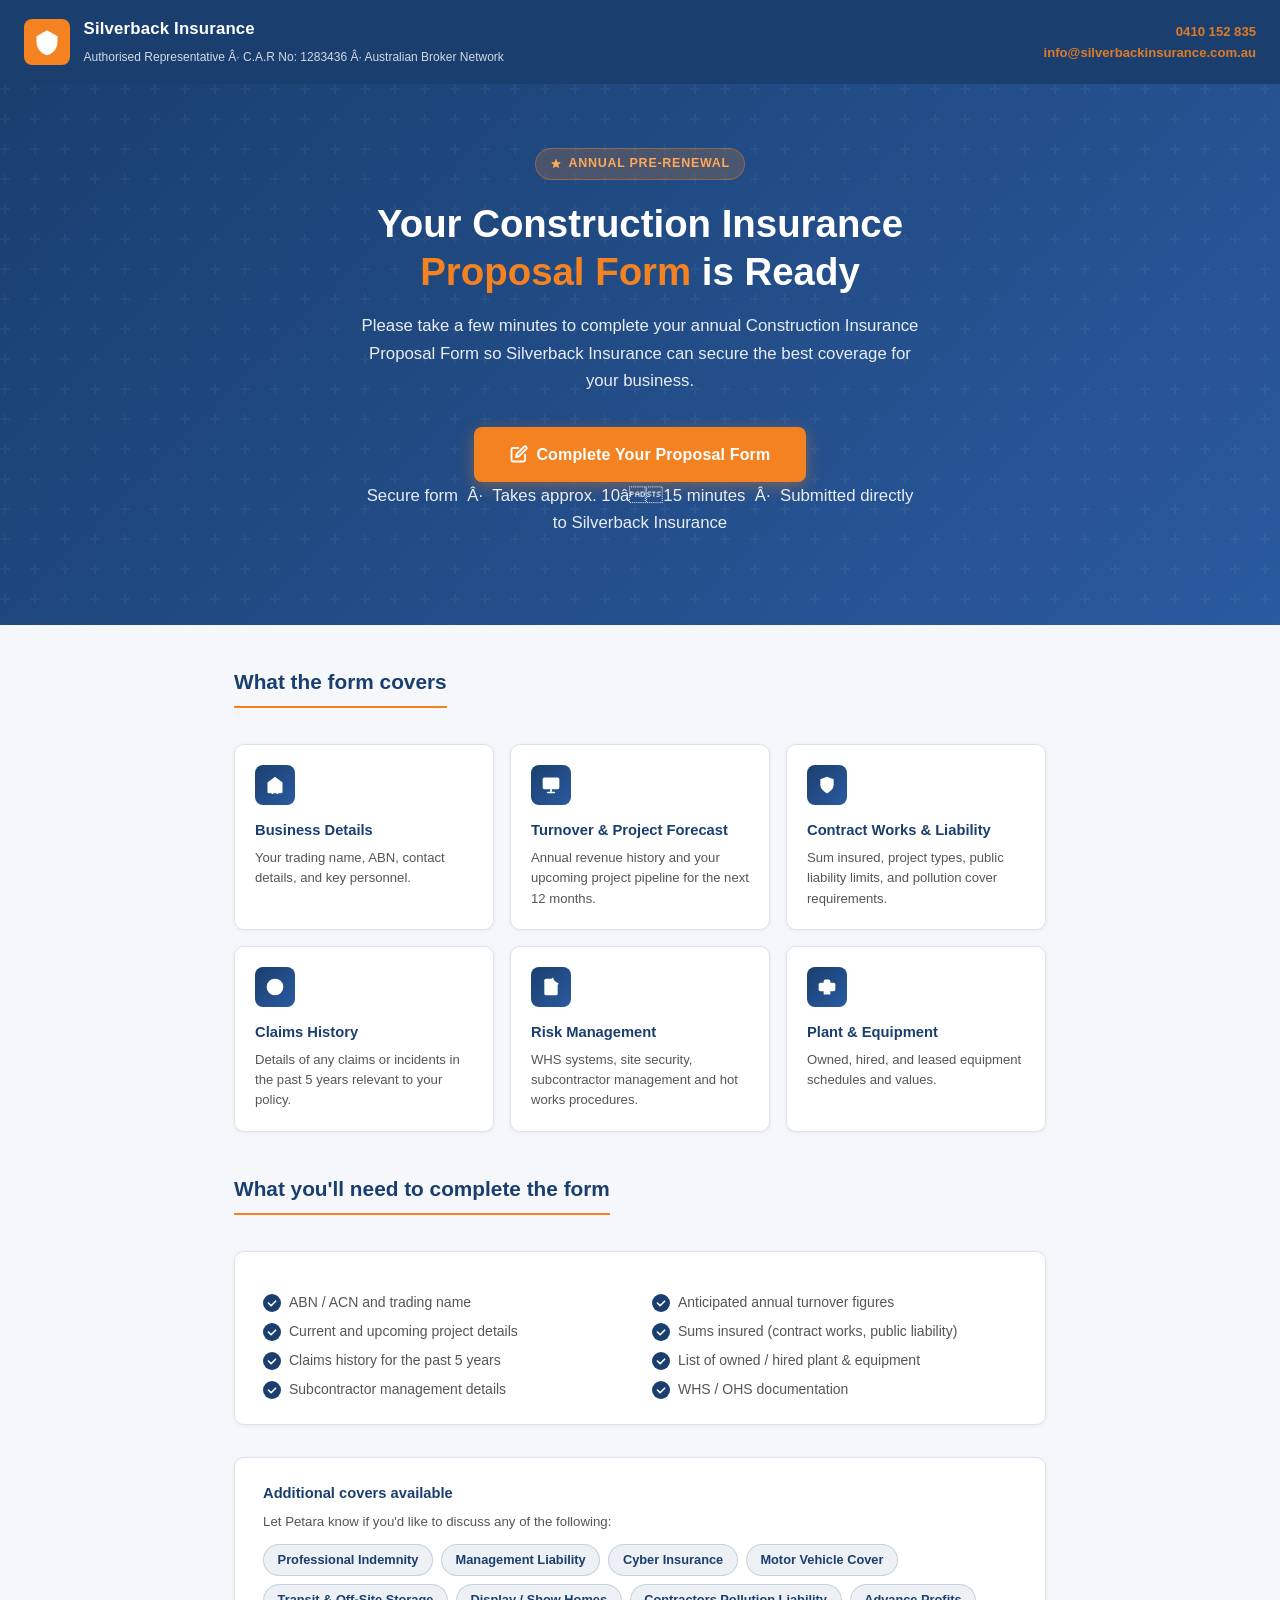
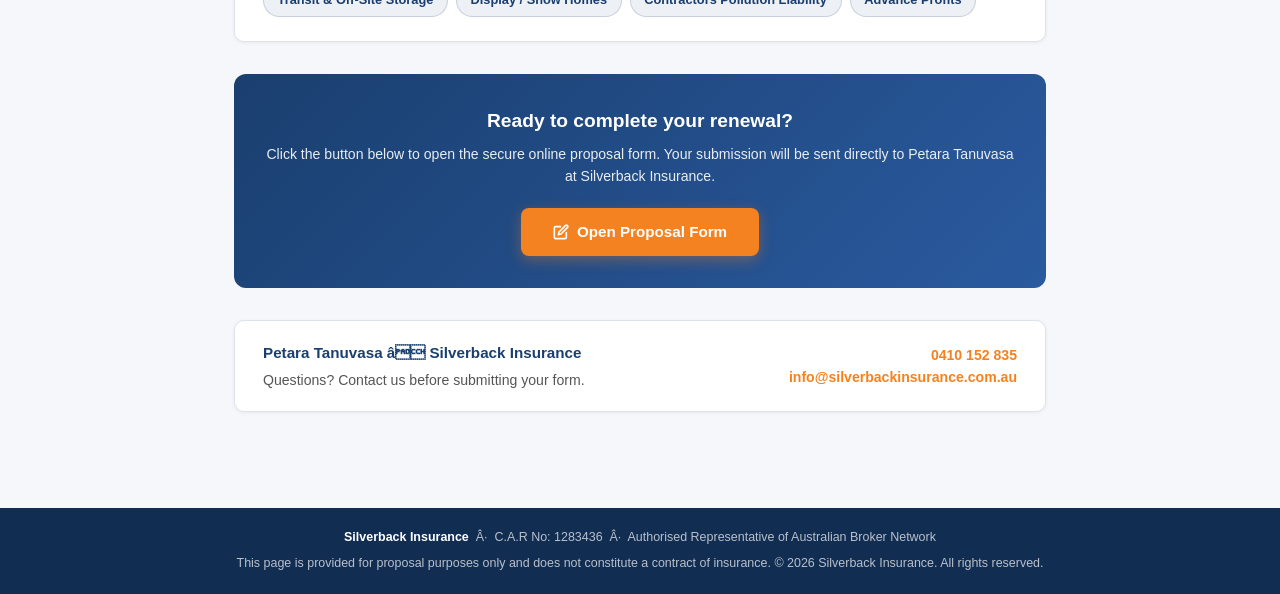
<file: landing.html>
<!DOCTYPE html>
<html lang="en">
<head>
  <meta charset="UTF-8">
  <meta name="viewport" content="width=device-width, initial-scale=1.0">
  <title>Silverback Insurance â Construction Insurance Renewal</title>
  <meta name="description" content="Complete your annual Construction Insurance Proposal Form with Silverback Insurance, Authorised Representative of Australian Broker Network.">
  <style>
    *, *::before, *::after { box-sizing: border-box; margin: 0; padding: 0; }

    :root {
      --primary: #1a3f6f;
      --primary-dark: #122d52;
      --secondary: #f58220;
      --secondary-dark: #d96e10;
      --text: #1a1a2e;
      --text-light: #555;
      --bg: #f5f7fa;
      --white: #fff;
      --border: #dde3ec;
    }

    body {
      font-family: -apple-system, BlinkMacSystemFont, 'Segoe UI', Roboto, sans-serif;
      background: var(--bg);
      color: var(--text);
      line-height: 1.6;
      min-height: 100vh;
    }

    /* ââ HEADER ââ */
    .site-header {
      background: var(--primary);
      padding: 1rem 1.5rem;
      display: flex;
      align-items: center;
      justify-content: space-between;
      box-shadow: 0 2px 8px rgba(0,0,0,0.2);
    }
    .logo-area {
      display: flex;
      align-items: center;
      gap: 0.85rem;
    }
    .logo-badge {
      width: 46px;
      height: 46px;
      background: var(--secondary);
      border-radius: 8px;
      display: flex;
      align-items: center;
      justify-content: center;
      flex-shrink: 0;
    }
    .logo-badge svg { width: 28px; height: 28px; fill: #fff; }
    .logo-text { color: #fff; }
    .logo-text strong { display: block; font-size: 1.05rem; font-weight: 700; letter-spacing: 0.01em; }
    .logo-text span { font-size: 0.75rem; opacity: 0.8; }
    .header-contact { color: #fff; text-align: right; font-size: 0.82rem; opacity: 0.9; }
    .header-contact a { color: var(--secondary); font-weight: 600; text-decoration: none; }

    /* ââ HERO ââ */
    .hero {
      background: linear-gradient(135deg, var(--primary) 0%, #2a5a9f 100%);
      color: #fff;
      padding: 4rem 1.5rem 3.5rem;
      text-align: center;
      position: relative;
      overflow: hidden;
    }
    .hero::before {
      content: '';
      position: absolute;
      inset: 0;
      background: url("data:image/svg+xml,%3Csvg width='60' height='60' viewBox='0 0 60 60' xmlns='http://www.w3.org/2000/svg'%3E%3Cg fill='none' fill-rule='evenodd'%3E%3Cg fill='%23ffffff' fill-opacity='0.04'%3E%3Cpath d='M36 34v-4h-2v4h-4v2h4v4h2v-4h4v-2h-4zm0-30V0h-2v4h-4v2h4v4h2V6h4V4h-4zM6 34v-4H4v4H0v2h4v4h2v-4h4v-2H6zM6 4V0H4v4H0v2h4v4h2V6h4V4H6z'/%3E%3C/g%3E%3C/g%3E%3C/svg%3E");
    }
    .hero-inner { position: relative; max-width: 700px; margin: 0 auto; }
    .hero-badge {
      display: inline-flex;
      align-items: center;
      gap: 0.4rem;
      background: rgba(245,130,32,0.2);
      border: 1px solid rgba(245,130,32,0.4);
      color: #ffa855;
      font-size: 0.78rem;
      font-weight: 600;
      letter-spacing: 0.06em;
      text-transform: uppercase;
      padding: 0.3rem 0.85rem;
      border-radius: 20px;
      margin-bottom: 1.25rem;
    }
    .hero h1 {
      font-size: clamp(1.6rem, 4vw, 2.4rem);
      font-weight: 700;
      line-height: 1.25;
      margin-bottom: 1rem;
    }
    .hero h1 span { color: var(--secondary); }
    .hero p {
      font-size: 1.05rem;
      opacity: 0.9;
      max-width: 560px;
      margin: 0 auto 2rem;
      line-height: 1.65;
    }
    .btn-primary {
      display: inline-flex;
      align-items: center;
      gap: 0.55rem;
      background: var(--secondary);
      color: #fff;
      font-size: 1rem;
      font-weight: 700;
      padding: 0.9rem 2.25rem;
      border-radius: 8px;
      text-decoration: none;
      box-shadow: 0 4px 16px rgba(245,130,32,0.4);
      transition: background 0.2s, transform 0.15s, box-shadow 0.2s;
      letter-spacing: 0.01em;
    }
    .btn-primary:hover {
      background: var(--secondary-dark);
      transform: translateY(-2px);
      box-shadow: 0 6px 20px rgba(245,130,32,0.5);
    }
    .btn-primary svg { width: 18px; height: 18px; flex-shrink: 0; }
    .hero-note {
      margin-top: 1rem;
      font-size: 0.8rem;
      opacity: 0.7;
    }

    /* ââ MAIN CONTENT ââ */
    .content { max-width: 860px; margin: 0 auto; padding: 2.5rem 1.5rem 4rem; }

    /* ââ WHAT TO EXPECT ââ */
    .section-title {
      font-size: 1.3rem;
      font-weight: 700;
      color: var(--primary);
      margin-bottom: 1.25rem;
      padding-bottom: 0.5rem;
      border-bottom: 2px solid var(--secondary);
      display: inline-block;
    }

    .cards-grid {
      display: grid;
      grid-template-columns: repeat(auto-fit, minmax(220px, 1fr));
      gap: 1rem;
      margin-bottom: 2.5rem;
    }
    .card {
      background: var(--white);
      border: 1px solid var(--border);
      border-radius: 10px;
      padding: 1.25rem;
      box-shadow: 0 1px 4px rgba(0,0,0,0.06);
    }
    .card-icon {
      width: 40px;
      height: 40px;
      background: linear-gradient(135deg, var(--primary) 0%, #2a5a9f 100%);
      border-radius: 8px;
      display: flex;
      align-items: center;
      justify-content: center;
      margin-bottom: 0.85rem;
    }
    .card-icon svg { width: 20px; height: 20px; fill: #fff; }
    .card h3 { font-size: 0.92rem; font-weight: 700; color: var(--primary); margin-bottom: 0.35rem; }
    .card p { font-size: 0.82rem; color: var(--text-light); line-height: 1.55; }

    /* ââ WHAT YOU'LL NEED ââ */
    .info-box {
      background: var(--white);
      border: 1px solid var(--border);
      border-radius: 10px;
      padding: 1.5rem 1.75rem;
      margin-bottom: 2rem;
      box-shadow: 0 1px 4px rgba(0,0,0,0.06);
    }
    .checklist {
      display: grid;
      grid-template-columns: repeat(auto-fit, minmax(240px, 1fr));
      gap: 0.5rem 1.5rem;
      margin-top: 1rem;
    }
    .checklist li {
      list-style: none;
      display: flex;
      align-items: flex-start;
      gap: 0.5rem;
      font-size: 0.875rem;
      color: var(--text-light);
      line-height: 1.5;
    }
    .checklist li::before {
      content: '';
      width: 18px;
      height: 18px;
      background: url("data:image/svg+xml,%3Csvg viewBox='0 0 20 20' fill='none' xmlns='http://www.w3.org/2000/svg'%3E%3Ccircle cx='10' cy='10' r='10' fill='%231a3f6f'/%3E%3Cpath d='M6 10l3 3 5-5' stroke='white' stroke-width='1.8' stroke-linecap='round' stroke-linejoin='round'/%3E%3C/svg%3E");
      background-size: cover;
      flex-shrink: 0;
      margin-top: 2px;
    }

    /* ââ CTA SECTION ââ */
    .cta-section {
      background: linear-gradient(135deg, var(--primary) 0%, #2a5a9f 100%);
      border-radius: 12px;
      padding: 2rem 2rem;
      text-align: center;
      color: #fff;
      margin-bottom: 2rem;
    }
    .cta-section h2 { font-size: 1.2rem; font-weight: 700; margin-bottom: 0.5rem; }
    .cta-section p { font-size: 0.88rem; opacity: 0.9; margin-bottom: 1.25rem; line-height: 1.55; }
    .btn-cta {
      display: inline-flex;
      align-items: center;
      gap: 0.5rem;
      background: var(--secondary);
      color: #fff;
      font-size: 0.95rem;
      font-weight: 700;
      padding: 0.75rem 2rem;
      border-radius: 8px;
      text-decoration: none;
      transition: background 0.2s, transform 0.15s;
      box-shadow: 0 4px 14px rgba(245,130,32,0.35);
    }
    .btn-cta:hover { background: var(--secondary-dark); transform: translateY(-1px); }
    .btn-cta svg { width: 16px; height: 16px; }

    /* ââ ADDITIONAL COVERS ââ */
    .covers-grid {
      display: flex;
      flex-wrap: wrap;
      gap: 0.5rem;
      margin-top: 0.75rem;
    }
    .cover-tag {
      background: rgba(26,63,111,0.08);
      border: 1px solid rgba(26,63,111,0.18);
      color: var(--primary);
      font-size: 0.8rem;
      font-weight: 600;
      padding: 0.3rem 0.85rem;
      border-radius: 20px;
    }

    /* ââ CONTACT / FOOTER ââ */
    .contact-strip {
      background: var(--white);
      border: 1px solid var(--border);
      border-radius: 10px;
      padding: 1.25rem 1.75rem;
      display: flex;
      align-items: center;
      justify-content: space-between;
      gap: 1rem;
      flex-wrap: wrap;
      box-shadow: 0 1px 4px rgba(0,0,0,0.06);
    }
    .contact-strip .contact-info { font-size: 0.88rem; color: var(--text-light); }
    .contact-strip .contact-info strong { color: var(--primary); display: block; font-size: 0.95rem; margin-bottom: 0.2rem; }
    .contact-strip .contact-info a { color: var(--secondary); font-weight: 600; text-decoration: none; }
    .contact-strip .contact-info a:hover { text-decoration: underline; }

    .site-footer {
      background: var(--primary-dark);
      color: rgba(255,255,255,0.7);
      text-align: center;
      padding: 1.25rem 1rem;
      font-size: 0.78rem;
      margin-top: 2rem;
    }
    .site-footer a { color: var(--secondary); text-decoration: none; }

    @media (max-width: 480px) {
      .site-header { flex-direction: column; gap: 0.5rem; text-align: center; }
      .header-contact { text-align: center; }
      .contact-strip { flex-direction: column; text-align: center; }
    }
  </style>
</head>
<body>

<!-- HEADER -->
<header class="site-header">
  <div class="logo-area">
    <div class="logo-badge">
      <svg viewBox="0 0 24 24" xmlns="http://www.w3.org/2000/svg">
        <path d="M12 2L3 7v5c0 5.25 3.75 10.15 9 11.25C17.25 22.15 21 17.25 21 12V7L12 2z"/>
      </svg>
    </div>
    <div class="logo-text">
      <strong>Silverback Insurance</strong>
      <span>Authorised Representative Â· C.A.R No: 1283436 Â· Australian Broker Network</span>
    </div>
  </div>
  <div class="header-contact">
    <a href="tel:0410152835">0410 152 835</a><br>
    <a href="mailto:info@silverbackinsurance.com.au">info@silverbackinsurance.com.au</a>
  </div>
</header>

<!-- HERO -->
<section class="hero">
  <div class="hero-inner">
    <div class="hero-badge">
      <svg viewBox="0 0 20 20" fill="currentColor" style="width:12px;height:12px;"><path d="M9.049 2.927c.3-.921 1.603-.921 1.902 0l1.07 3.292a1 1 0 00.95.69h3.462c.969 0 1.371 1.24.588 1.81l-2.8 2.034a1 1 0 00-.364 1.118l1.07 3.292c.3.921-.755 1.688-1.54 1.118l-2.8-2.034a1 1 0 00-1.175 0l-2.8 2.034c-.784.57-1.838-.197-1.539-1.118l1.07-3.292a1 1 0 00-.364-1.118L2.98 8.72c-.783-.57-.38-1.81.588-1.81h3.461a1 1 0 00.951-.69l1.07-3.292z"/></svg>
      Annual Pre-Renewal
    </div>
    <h1>Your Construction Insurance <span>Proposal Form</span> is Ready</h1>
    <p>Please take a few minutes to complete your annual Construction Insurance Proposal Form so Silverback Insurance can secure the best coverage for your business.</p>
    <a href="https://pt2397.github.io/silverback-contract-works-insurance-proposal-form/" class="btn-primary">
      <svg viewBox="0 0 24 24" fill="none" stroke="currentColor" stroke-width="2.5" stroke-linecap="round" stroke-linejoin="round"><path d="M11 4H4a2 2 0 00-2 2v14a2 2 0 002 2h14a2 2 0 002-2v-7"/><path d="M18.5 2.5a2.121 2.121 0 013 3L12 15l-4 1 1-4 9.5-9.5z"/></svg>
      Complete Your Proposal Form
    </a>
    <p class="hero-note">Secure form &nbsp;Â·&nbsp; Takes approx. 10â15 minutes &nbsp;Â·&nbsp; Submitted directly to Silverback Insurance</p>
  </div>
</section>

<!-- MAIN CONTENT -->
<div class="content">

  <!-- WHAT THIS COVERS -->
  <div style="margin-bottom:1rem;">
    <div class="section-title">What the form covers</div>
  </div>
  <div class="cards-grid">
    <div class="card">
      <div class="card-icon">
        <svg viewBox="0 0 24 24"><path d="M3 9l9-7 9 7v11a2 2 0 01-2 2H5a2 2 0 01-2-2z"/><polyline points="9 22 9 12 15 12 15 22" style="fill:none;stroke:#fff;stroke-width:2;stroke-linecap:round;"/></svg>
      </div>
      <h3>Business Details</h3>
      <p>Your trading name, ABN, contact details, and key personnel.</p>
    </div>
    <div class="card">
      <div class="card-icon">
        <svg viewBox="0 0 24 24"><rect x="2" y="3" width="20" height="14" rx="2" ry="2"/><line x1="8" y1="21" x2="16" y2="21" style="stroke:#fff;stroke-width:2;stroke-linecap:round;"/><line x1="12" y1="17" x2="12" y2="21" style="stroke:#fff;stroke-width:2;stroke-linecap:round;"/></svg>
      </div>
      <h3>Turnover & Project Forecast</h3>
      <p>Annual revenue history and your upcoming project pipeline for the next 12 months.</p>
    </div>
    <div class="card">
      <div class="card-icon">
        <svg viewBox="0 0 24 24"><path d="M12 22s8-4 8-10V5l-8-3-8 3v7c0 6 8 10 8 10z"/></svg>
      </div>
      <h3>Contract Works & Liability</h3>
      <p>Sum insured, project types, public liability limits, and pollution cover requirements.</p>
    </div>
    <div class="card">
      <div class="card-icon">
        <svg viewBox="0 0 24 24"><circle cx="12" cy="12" r="10"/><line x1="12" y1="8" x2="12" y2="12" style="stroke:#fff;stroke-width:2;stroke-linecap:round;"/><line x1="12" y1="16" x2="12.01" y2="16" style="stroke:#fff;stroke-width:2.5;stroke-linecap:round;"/></svg>
      </div>
      <h3>Claims History</h3>
      <p>Details of any claims or incidents in the past 5 years relevant to your policy.</p>
    </div>
    <div class="card">
      <div class="card-icon">
        <svg viewBox="0 0 24 24"><path d="M14 2H6a2 2 0 00-2 2v16a2 2 0 002 2h12a2 2 0 002-2V8z"/><polyline points="14 2 14 8 20 8" style="fill:none;stroke:#fff;stroke-width:2;stroke-linecap:round;"/></svg>
      </div>
      <h3>Risk Management</h3>
      <p>WHS systems, site security, subcontractor management and hot works procedures.</p>
    </div>
    <div class="card">
      <div class="card-icon">
        <svg viewBox="0 0 24 24"><path d="M20 7H4a2 2 0 00-2 2v6a2 2 0 002 2h16a2 2 0 002-2V9a2 2 0 00-2-2z"/><path d="M16 21V5a2 2 0 00-2-2h-4a2 2 0 00-2 2v16"/></svg>
      </div>
      <h3>Plant & Equipment</h3>
      <p>Owned, hired, and leased equipment schedules and values.</p>
    </div>
  </div>

  <!-- WHAT YOU'LL NEED -->
  <div style="margin-bottom:1rem;">
    <div class="section-title">What you'll need to complete the form</div>
  </div>
  <div class="info-box">
    <ul class="checklist">
      <li>ABN / ACN and trading name</li>
      <li>Anticipated annual turnover figures</li>
      <li>Current and upcoming project details</li>
      <li>Sums insured (contract works, public liability)</li>
      <li>Claims history for the past 5 years</li>
      <li>List of owned / hired plant & equipment</li>
      <li>Subcontractor management details</li>
      <li>WHS / OHS documentation</li>
    </ul>
  </div>

  <!-- ADDITIONAL COVERS -->
  <div class="info-box" style="margin-bottom:2rem;">
    <div style="font-size:0.92rem;font-weight:700;color:var(--primary);margin-bottom:0.35rem;">Additional covers available</div>
    <p style="font-size:0.83rem;color:var(--text-light);margin-bottom:0.75rem;">Let Petara know if you'd like to discuss any of the following:</p>
    <div class="covers-grid">
      <span class="cover-tag">Professional Indemnity</span>
      <span class="cover-tag">Management Liability</span>
      <span class="cover-tag">Cyber Insurance</span>
      <span class="cover-tag">Motor Vehicle Cover</span>
      <span class="cover-tag">Transit & Off-Site Storage</span>
      <span class="cover-tag">Display / Show Homes</span>
      <span class="cover-tag">Contractors Pollution Liability</span>
      <span class="cover-tag">Advance Profits</span>
    </div>
  </div>

  <!-- MAIN CTA -->
  <div class="cta-section">
    <h2>Ready to complete your renewal?</h2>
    <p>Click the button below to open the secure online proposal form. Your submission will be sent directly to Petara Tanuvasa at Silverback Insurance.</p>
    <a href="https://pt2397.github.io/silverback-contract-works-insurance-proposal-form/" class="btn-cta">
      <svg viewBox="0 0 24 24" fill="none" stroke="currentColor" stroke-width="2.5" stroke-linecap="round" stroke-linejoin="round"><path d="M11 4H4a2 2 0 00-2 2v14a2 2 0 002 2h14a2 2 0 002-2v-7"/><path d="M18.5 2.5a2.121 2.121 0 013 3L12 15l-4 1 1-4 9.5-9.5z"/></svg>
      Open Proposal Form
    </a>
  </div>

  <!-- CONTACT -->
  <div class="contact-strip">
    <div class="contact-info">
      <strong>Petara Tanuvasa â Silverback Insurance</strong>
      Questions? Contact us before submitting your form.
    </div>
    <div class="contact-info" style="text-align:right;">
      <a href="tel:0410152835">0410 152 835</a><br>
      <a href="mailto:info@silverbackinsurance.com.au">info@silverbackinsurance.com.au</a>
    </div>
  </div>

</div>

<!-- FOOTER -->
<footer class="site-footer">
  <p><strong style="color:#fff;">Silverback Insurance</strong> &nbsp;Â·&nbsp; C.A.R No: 1283436 &nbsp;Â·&nbsp; Authorised Representative of Australian Broker Network</p>
  <p style="margin-top:0.35rem;">This page is provided for proposal purposes only and does not constitute a contract of insurance. &copy; <span id="yr"></span> Silverback Insurance. All rights reserved.</p>
</footer>

<script>document.getElementById('yr').textContent = new Date().getFullYear();</script>
</body>
</html>
</file>
